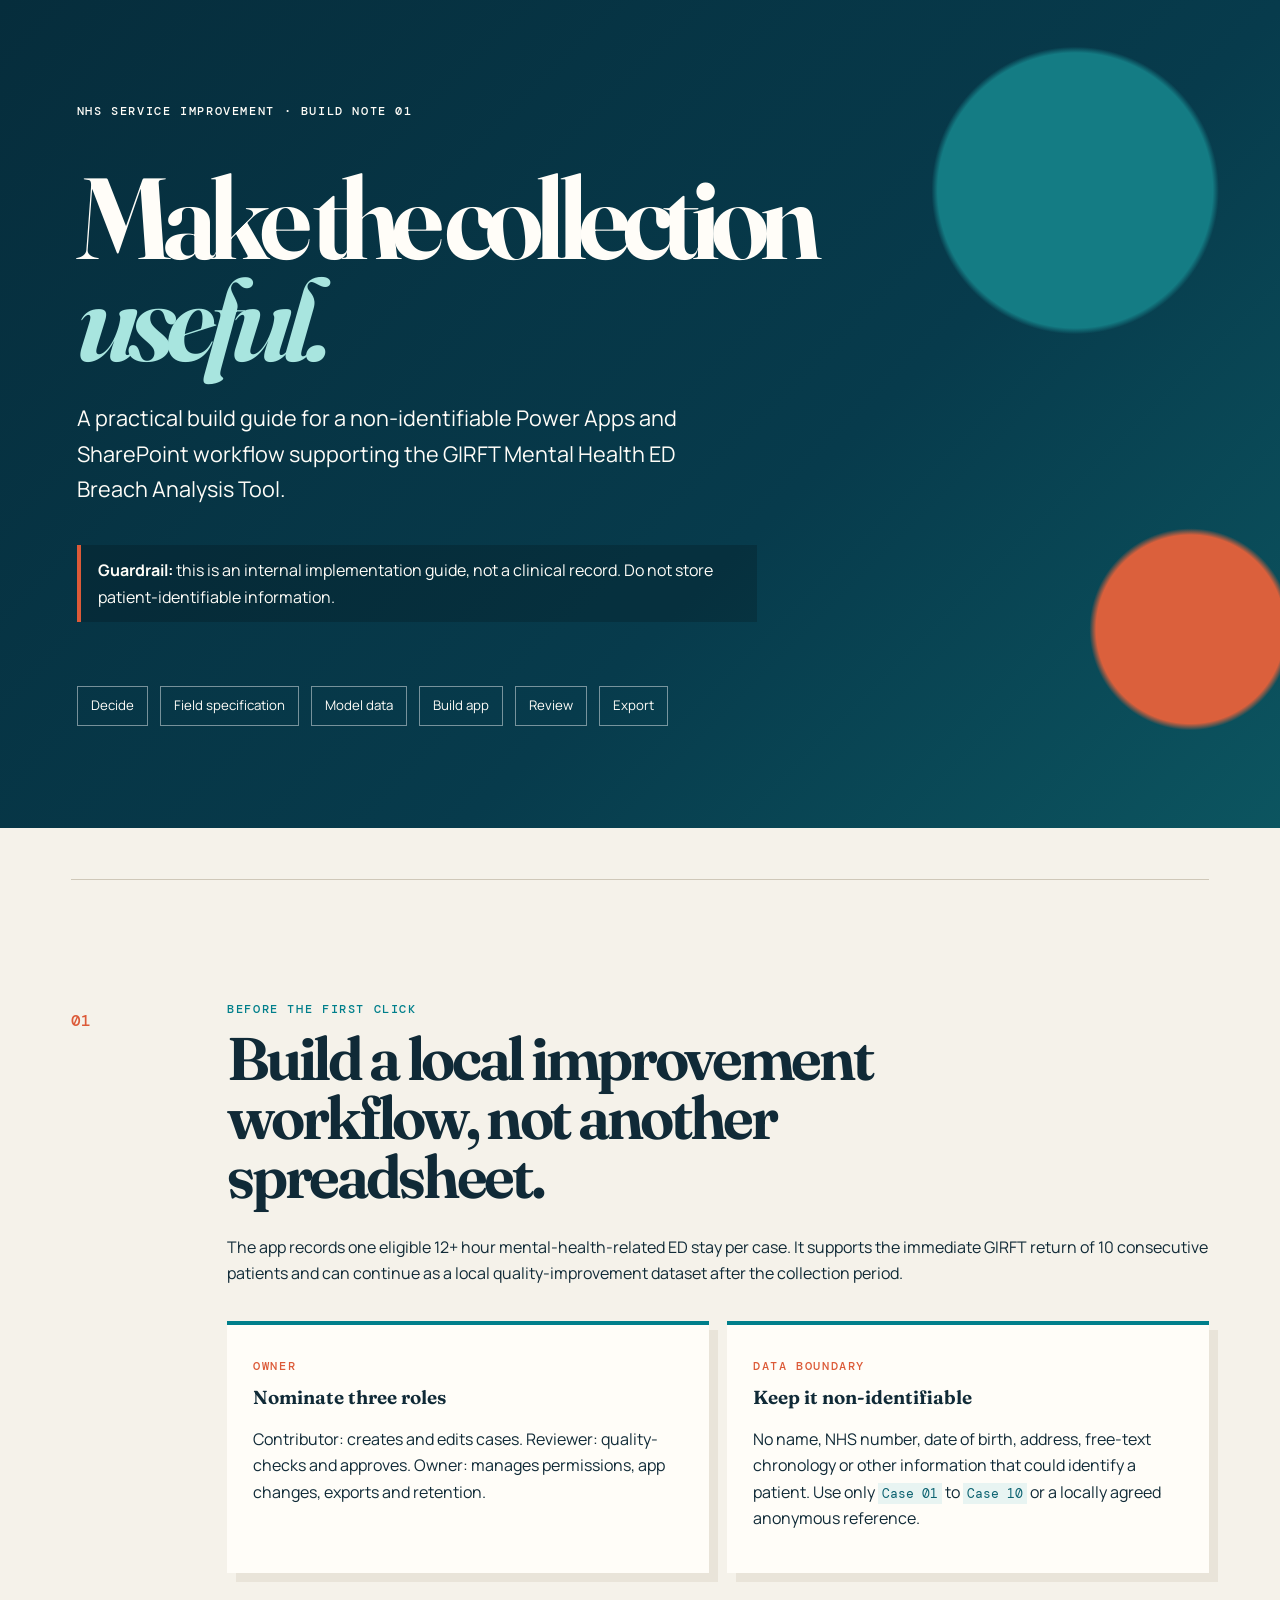
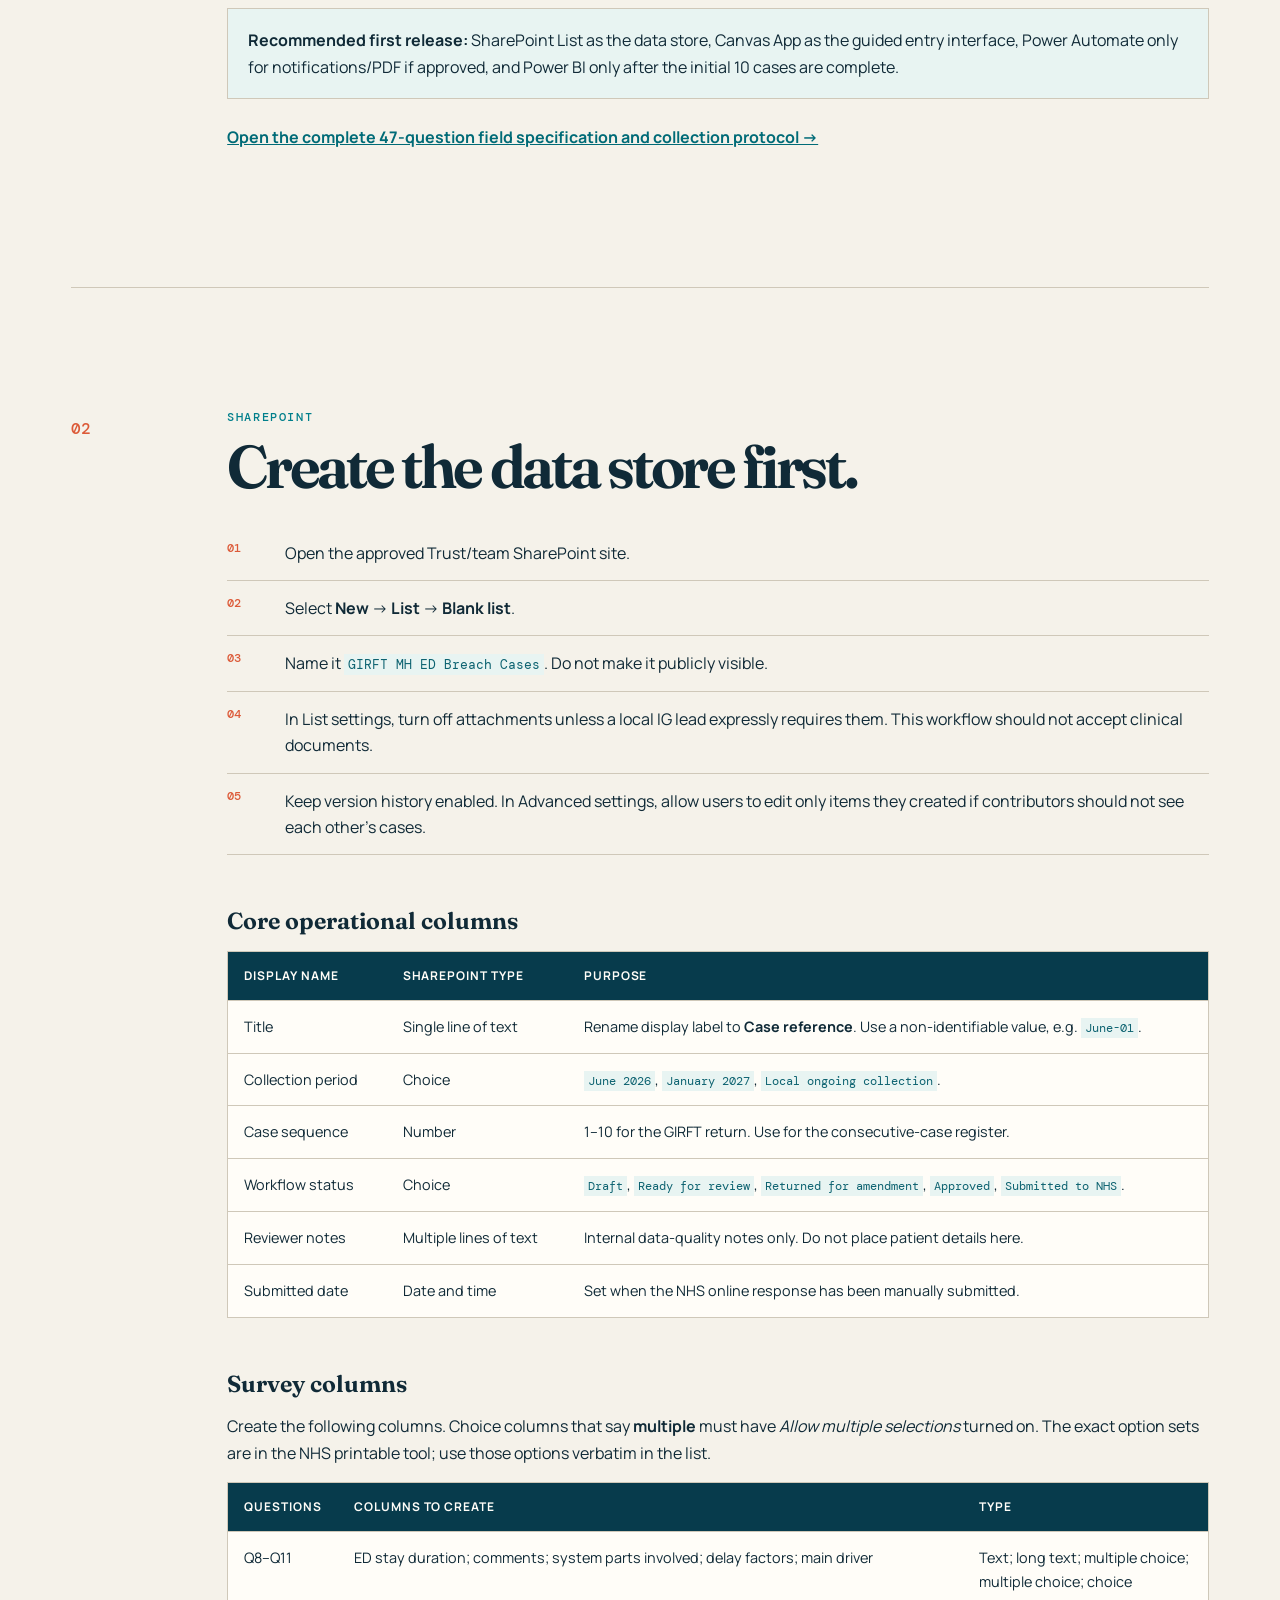
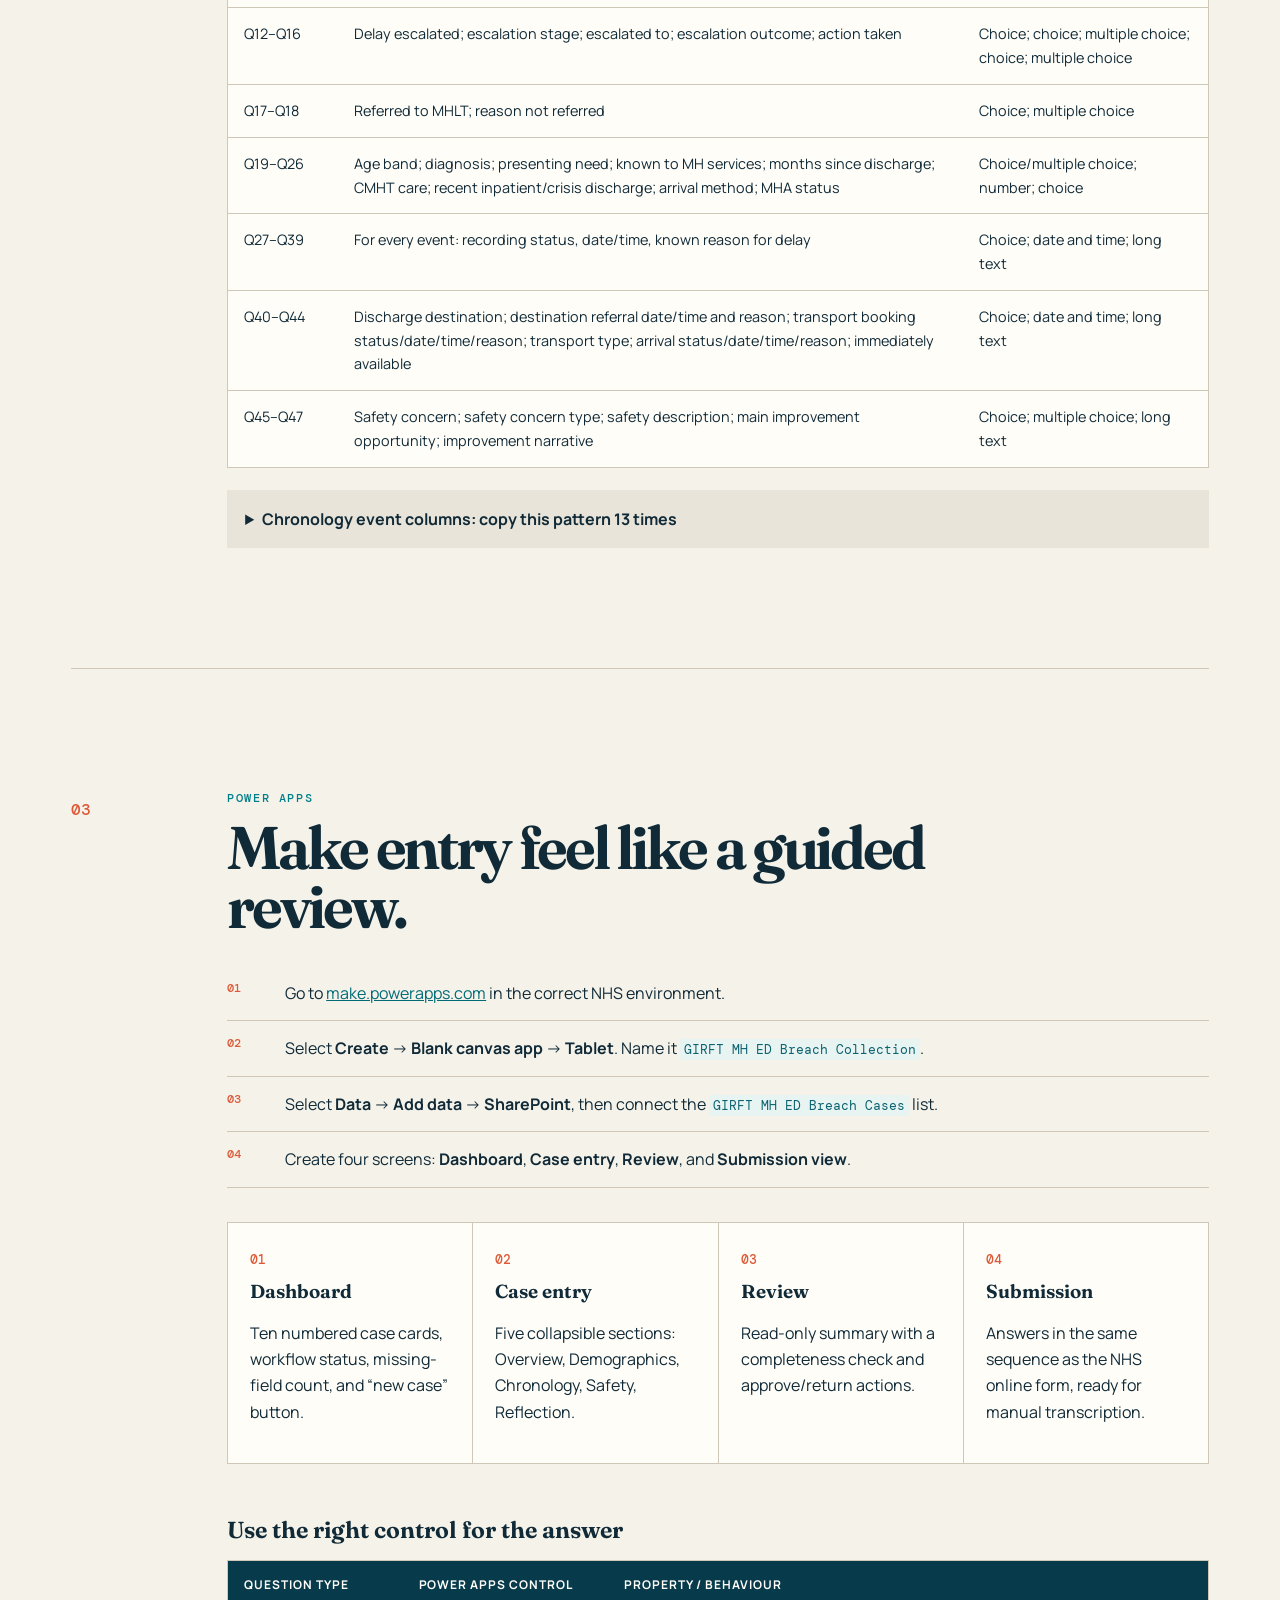
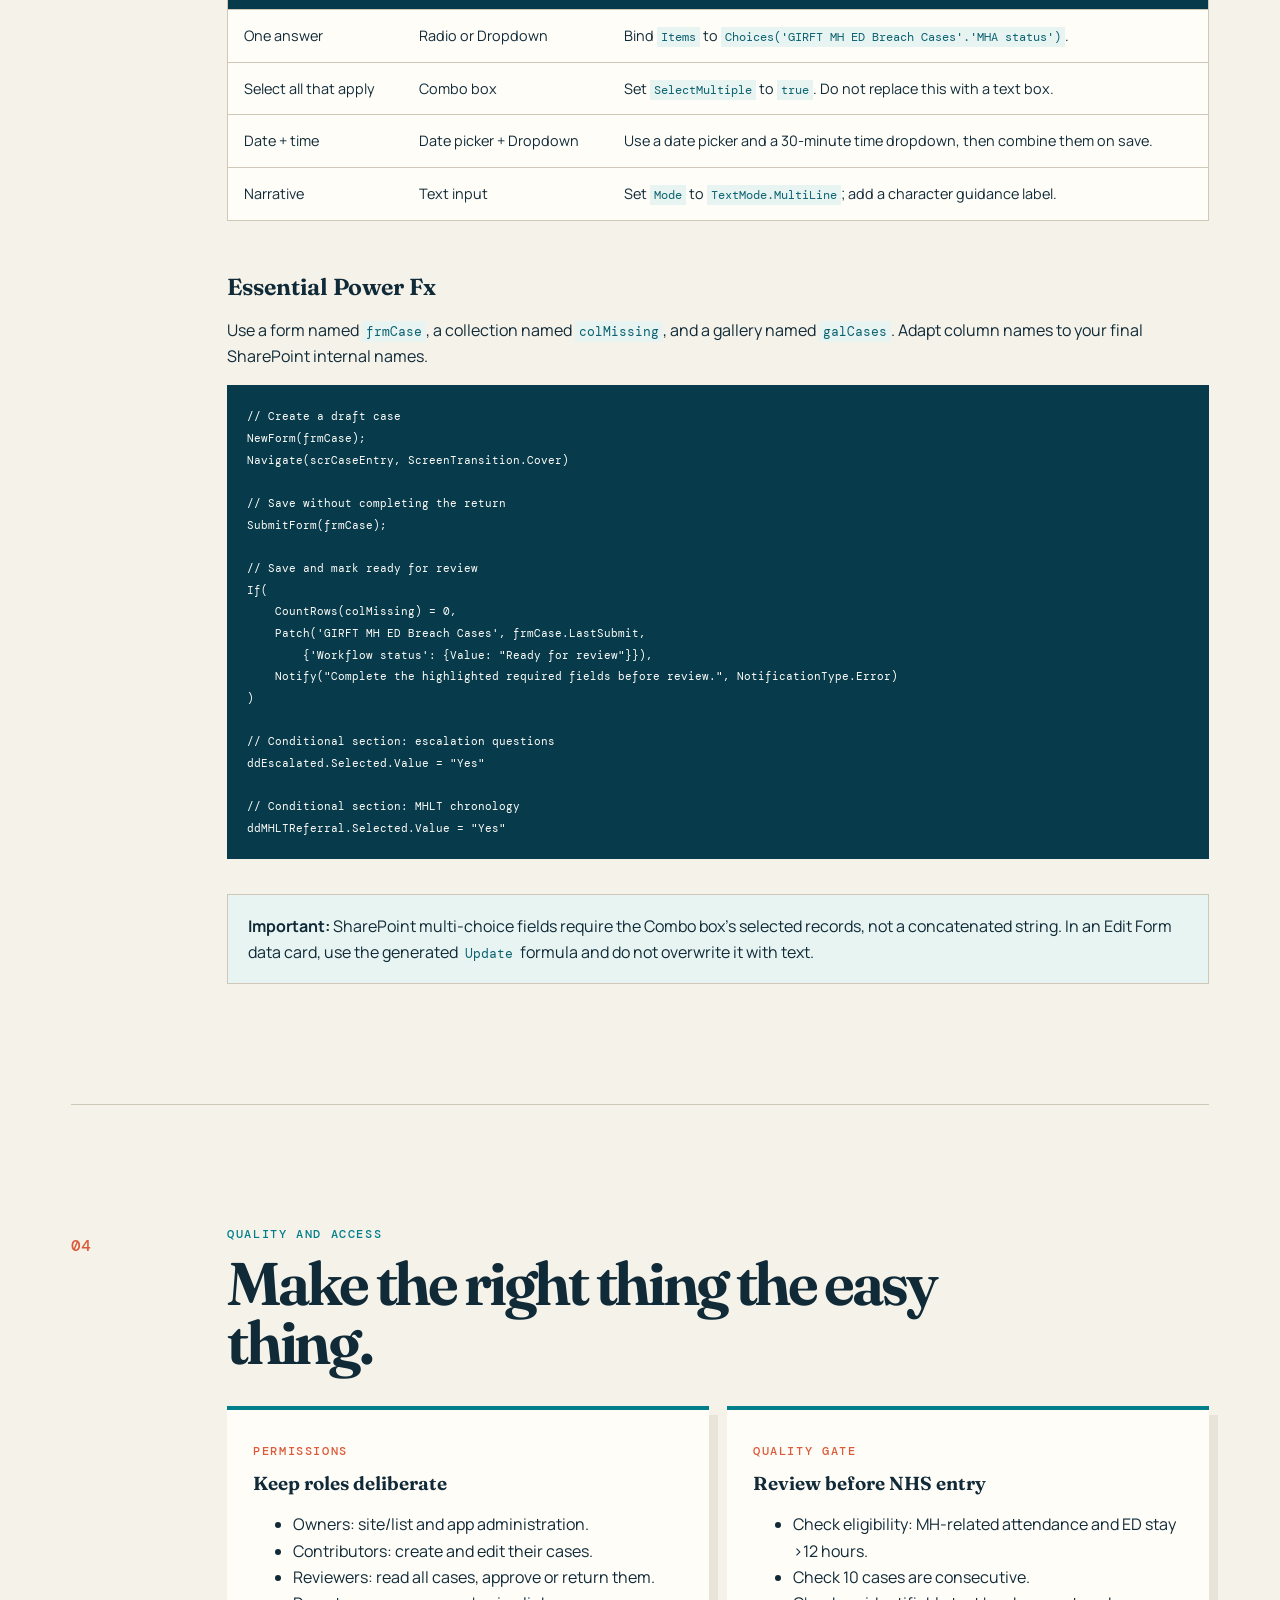
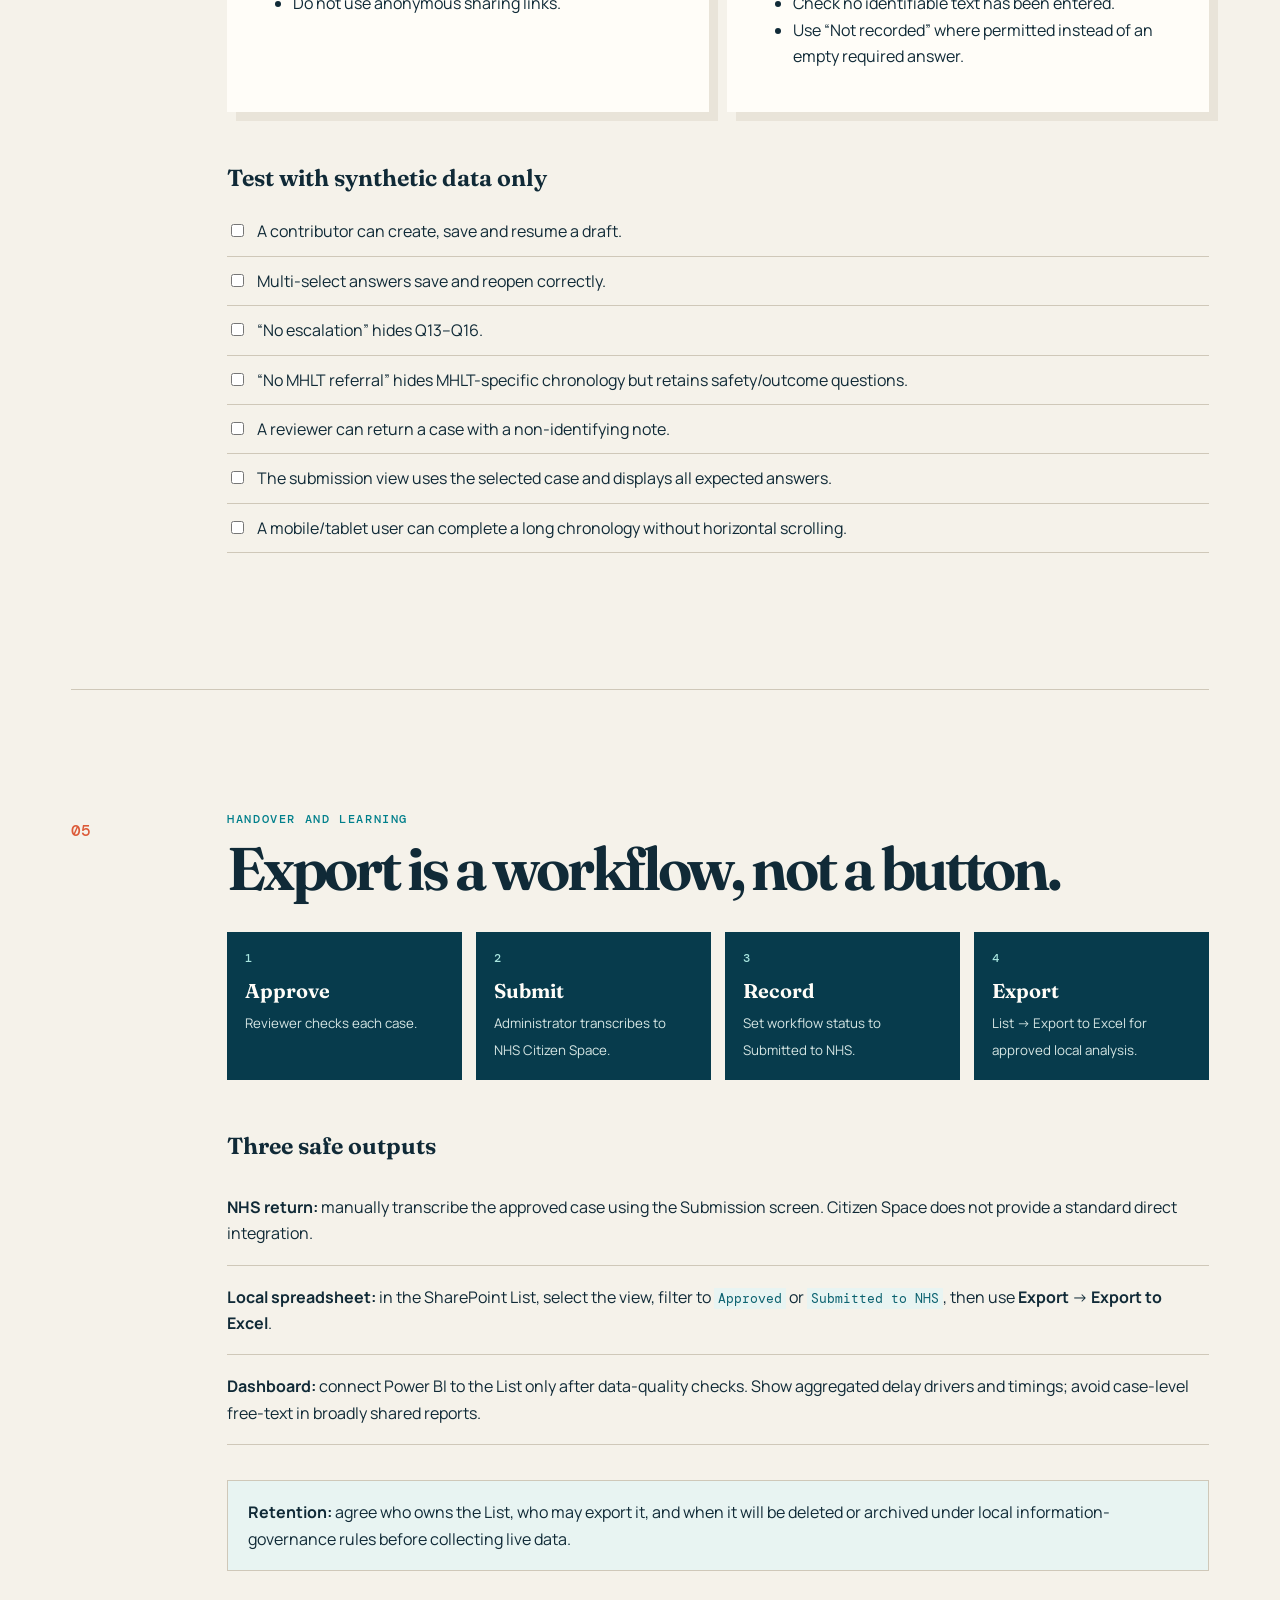
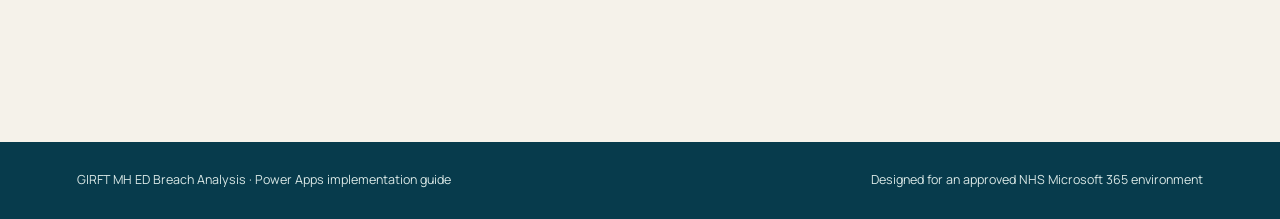
<file: index.html>
<!doctype html>
<html lang="en-GB">
  <head>
    <meta charset="UTF-8" />
    <meta name="viewport" content="width=device-width, initial-scale=1.0" />
    <meta name="description" content="Build guide for a non-identifiable GIRFT Mental Health ED Breach Analysis Power App." />
    <title>GIRFT MH ED Breach Analysis | Power Apps Build Guide</title>
    <link rel="preconnect" href="https://fonts.googleapis.com" />
    <link rel="preconnect" href="https://fonts.gstatic.com" crossorigin />
    <link href="https://fonts.googleapis.com/css2?family=DM+Mono:wght@400;500&family=Fraunces:opsz,wght@9..144,500;9..144,650&family=Manrope:wght@400;500;600;700&display=swap" rel="stylesheet" />
    <link rel="stylesheet" href="styles.css" />
  </head>
  <body>
    <header class="masthead">
      <div class="eyebrow">NHS SERVICE IMPROVEMENT · BUILD NOTE 01</div>
      <h1>Make the collection<br /><em>useful.</em></h1>
      <p class="lede">A practical build guide for a non-identifiable Power Apps and SharePoint workflow supporting the GIRFT Mental Health ED Breach Analysis Tool.</p>
      <div class="guardrail"><strong>Guardrail:</strong> this is an internal implementation guide, not a clinical record. Do not store patient-identifiable information.</div>
      <nav aria-label="Page sections">
        <a href="#decision">Decide</a>
        <a href="data-specification.html">Field specification</a>
        <a href="#list">Model data</a>
        <a href="#app">Build app</a>
        <a href="#review">Review</a>
        <a href="#export">Export</a>
      </nav>
    </header>

    <main>
      <section id="decision" class="chapter introduction">
        <div class="chapter-number">01</div>
        <div>
          <p class="kicker">Before the first click</p>
          <h2>Build a local improvement workflow, not another spreadsheet.</h2>
          <p>The app records one eligible 12+ hour mental-health-related ED stay per case. It supports the immediate GIRFT return of 10 consecutive patients and can continue as a local quality-improvement dataset after the collection period.</p>
          <div class="two-up cards">
            <article class="card">
              <span class="tag">OWNER</span>
              <h3>Nominate three roles</h3>
              <p>Contributor: creates and edits cases. Reviewer: quality-checks and approves. Owner: manages permissions, app changes, exports and retention.</p>
            </article>
            <article class="card">
              <span class="tag">DATA BOUNDARY</span>
              <h3>Keep it non-identifiable</h3>
              <p>No name, NHS number, date of birth, address, free-text chronology or other information that could identify a patient. Use only <code>Case 01</code> to <code>Case 10</code> or a locally agreed anonymous reference.</p>
            </article>
          </div>
          <aside class="note"><strong>Recommended first release:</strong> SharePoint List as the data store, Canvas App as the guided entry interface, Power Automate only for notifications/PDF if approved, and Power BI only after the initial 10 cases are complete.</aside>
          <p class="reference-link"><a href="data-specification.html">Open the complete 47-question field specification and collection protocol →</a></p>
        </div>
      </section>

      <section id="list" class="chapter">
        <div class="chapter-number">02</div>
        <div>
          <p class="kicker">SharePoint</p>
          <h2>Create the data store first.</h2>
          <ol class="steps">
            <li>Open the approved Trust/team SharePoint site.</li>
            <li>Select <strong>New</strong> → <strong>List</strong> → <strong>Blank list</strong>.</li>
            <li>Name it <code>GIRFT MH ED Breach Cases</code>. Do not make it publicly visible.</li>
            <li>In List settings, turn off attachments unless a local IG lead expressly requires them. This workflow should not accept clinical documents.</li>
            <li>Keep version history enabled. In Advanced settings, allow users to edit only items they created if contributors should not see each other's cases.</li>
          </ol>

          <h3 class="subhead">Core operational columns</h3>
          <div class="table-wrap">
            <table>
              <thead><tr><th>Display name</th><th>SharePoint type</th><th>Purpose</th></tr></thead>
              <tbody>
                <tr><td>Title</td><td>Single line of text</td><td>Rename display label to <strong>Case reference</strong>. Use a non-identifiable value, e.g. <code>June-01</code>.</td></tr>
                <tr><td>Collection period</td><td>Choice</td><td><code>June 2026</code>, <code>January 2027</code>, <code>Local ongoing collection</code>.</td></tr>
                <tr><td>Case sequence</td><td>Number</td><td>1–10 for the GIRFT return. Use for the consecutive-case register.</td></tr>
                <tr><td>Workflow status</td><td>Choice</td><td><code>Draft</code>, <code>Ready for review</code>, <code>Returned for amendment</code>, <code>Approved</code>, <code>Submitted to NHS</code>.</td></tr>
                <tr><td>Reviewer notes</td><td>Multiple lines of text</td><td>Internal data-quality notes only. Do not place patient details here.</td></tr>
                <tr><td>Submitted date</td><td>Date and time</td><td>Set when the NHS online response has been manually submitted.</td></tr>
              </tbody>
            </table>
          </div>

          <h3 class="subhead">Survey columns</h3>
          <p>Create the following columns. Choice columns that say <strong>multiple</strong> must have <em>Allow multiple selections</em> turned on. The exact option sets are in the NHS printable tool; use those options verbatim in the list.</p>
          <div class="table-wrap">
            <table>
              <thead><tr><th>Questions</th><th>Columns to create</th><th>Type</th></tr></thead>
              <tbody>
                <tr><td>Q8–Q11</td><td>ED stay duration; comments; system parts involved; delay factors; main driver</td><td>Text; long text; multiple choice; multiple choice; choice</td></tr>
                <tr><td>Q12–Q16</td><td>Delay escalated; escalation stage; escalated to; escalation outcome; action taken</td><td>Choice; choice; multiple choice; choice; multiple choice</td></tr>
                <tr><td>Q17–Q18</td><td>Referred to MHLT; reason not referred</td><td>Choice; multiple choice</td></tr>
                <tr><td>Q19–Q26</td><td>Age band; diagnosis; presenting need; known to MH services; months since discharge; CMHT care; recent inpatient/crisis discharge; arrival method; MHA status</td><td>Choice/multiple choice; number; choice</td></tr>
                <tr><td>Q27–Q39</td><td>For every event: recording status, date/time, known reason for delay</td><td>Choice; date and time; long text</td></tr>
                <tr><td>Q40–Q44</td><td>Discharge destination; destination referral date/time and reason; transport booking status/date/time/reason; transport type; arrival status/date/time/reason; immediately available</td><td>Choice; date and time; long text</td></tr>
                <tr><td>Q45–Q47</td><td>Safety concern; safety concern type; safety description; main improvement opportunity; improvement narrative</td><td>Choice; multiple choice; long text</td></tr>
              </tbody>
            </table>
          </div>

          <details>
            <summary>Chronology event columns: copy this pattern 13 times</summary>
            <p>Create this three-column pattern for: ED arrival; MHLT referral; MHLT response; MHLT assessment commenced; MHLT assessment completed; MHA referral to AMHP; MHA assessment commenced; MHA assessment completed; crisis gatekeeping referral; crisis gatekeeping; decision to admit; bed allocated; ED discharge.</p>
            <pre><code>ED arrival recorded?       Choice: Clearly documented / Not recorded / Not applicable
ED arrival date and time   Date and time
ED arrival delay reason    Multiple lines of text</code></pre>
          </details>
        </div>
      </section>

      <section id="app" class="chapter">
        <div class="chapter-number">03</div>
        <div>
          <p class="kicker">Power Apps</p>
          <h2>Make entry feel like a guided review.</h2>
          <ol class="steps">
            <li>Go to <a href="https://make.powerapps.com/" target="_blank" rel="noreferrer">make.powerapps.com</a> in the correct NHS environment.</li>
            <li>Select <strong>Create</strong> → <strong>Blank canvas app</strong> → <strong>Tablet</strong>. Name it <code>GIRFT MH ED Breach Collection</code>.</li>
            <li>Select <strong>Data</strong> → <strong>Add data</strong> → <strong>SharePoint</strong>, then connect the <code>GIRFT MH ED Breach Cases</code> list.</li>
            <li>Create four screens: <strong>Dashboard</strong>, <strong>Case entry</strong>, <strong>Review</strong>, and <strong>Submission view</strong>.</li>
          </ol>
          <div class="screen-grid">
            <article class="screen-card"><span>01</span><h3>Dashboard</h3><p>Ten numbered case cards, workflow status, missing-field count, and “new case” button.</p></article>
            <article class="screen-card"><span>02</span><h3>Case entry</h3><p>Five collapsible sections: Overview, Demographics, Chronology, Safety, Reflection.</p></article>
            <article class="screen-card"><span>03</span><h3>Review</h3><p>Read-only summary with a completeness check and approve/return actions.</p></article>
            <article class="screen-card"><span>04</span><h3>Submission</h3><p>Answers in the same sequence as the NHS online form, ready for manual transcription.</p></article>
          </div>

          <h3 class="subhead">Use the right control for the answer</h3>
          <div class="table-wrap">
            <table>
              <thead><tr><th>Question type</th><th>Power Apps control</th><th>Property / behaviour</th></tr></thead>
              <tbody>
                <tr><td>One answer</td><td>Radio or Dropdown</td><td>Bind <code>Items</code> to <code>Choices('GIRFT MH ED Breach Cases'.'MHA status')</code>.</td></tr>
                <tr><td>Select all that apply</td><td>Combo box</td><td>Set <code>SelectMultiple</code> to <code>true</code>. Do not replace this with a text box.</td></tr>
                <tr><td>Date + time</td><td>Date picker + Dropdown</td><td>Use a date picker and a 30-minute time dropdown, then combine them on save.</td></tr>
                <tr><td>Narrative</td><td>Text input</td><td>Set <code>Mode</code> to <code>TextMode.MultiLine</code>; add a character guidance label.</td></tr>
              </tbody>
            </table>
          </div>

          <h3 class="subhead">Essential Power Fx</h3>
          <p>Use a form named <code>frmCase</code>, a collection named <code>colMissing</code>, and a gallery named <code>galCases</code>. Adapt column names to your final SharePoint internal names.</p>
          <pre><code>// Create a draft case
NewForm(frmCase);
Navigate(scrCaseEntry, ScreenTransition.Cover)

// Save without completing the return
SubmitForm(frmCase);

// Save and mark ready for review
If(
    CountRows(colMissing) = 0,
    Patch('GIRFT MH ED Breach Cases', frmCase.LastSubmit,
        {'Workflow status': {Value: "Ready for review"}}),
    Notify("Complete the highlighted required fields before review.", NotificationType.Error)
)

// Conditional section: escalation questions
ddEscalated.Selected.Value = "Yes"

// Conditional section: MHLT chronology
ddMHLTReferral.Selected.Value = "Yes"</code></pre>
          <aside class="note"><strong>Important:</strong> SharePoint multi-choice fields require the Combo box’s selected records, not a concatenated string. In an Edit Form data card, use the generated <code>Update</code> formula and do not overwrite it with text.</aside>
        </div>
      </section>

      <section id="review" class="chapter">
        <div class="chapter-number">04</div>
        <div>
          <p class="kicker">Quality and access</p>
          <h2>Make the right thing the easy thing.</h2>
          <div class="two-up cards">
            <article class="card">
              <span class="tag">PERMISSIONS</span>
              <h3>Keep roles deliberate</h3>
              <ul>
                <li>Owners: site/list and app administration.</li>
                <li>Contributors: create and edit their cases.</li>
                <li>Reviewers: read all cases, approve or return them.</li>
                <li>Do not use anonymous sharing links.</li>
              </ul>
            </article>
            <article class="card">
              <span class="tag">QUALITY GATE</span>
              <h3>Review before NHS entry</h3>
              <ul>
                <li>Check eligibility: MH-related attendance and ED stay &gt;12 hours.</li>
                <li>Check 10 cases are consecutive.</li>
                <li>Check no identifiable text has been entered.</li>
                <li>Use “Not recorded” where permitted instead of an empty required answer.</li>
              </ul>
            </article>
          </div>
          <h3 class="subhead">Test with synthetic data only</h3>
          <ol class="checklist">
            <li><input type="checkbox" /> A contributor can create, save and resume a draft.</li>
            <li><input type="checkbox" /> Multi-select answers save and reopen correctly.</li>
            <li><input type="checkbox" /> “No escalation” hides Q13–Q16.</li>
            <li><input type="checkbox" /> “No MHLT referral” hides MHLT-specific chronology but retains safety/outcome questions.</li>
            <li><input type="checkbox" /> A reviewer can return a case with a non-identifying note.</li>
            <li><input type="checkbox" /> The submission view uses the selected case and displays all expected answers.</li>
            <li><input type="checkbox" /> A mobile/tablet user can complete a long chronology without horizontal scrolling.</li>
          </ol>
        </div>
      </section>

      <section id="export" class="chapter export">
        <div class="chapter-number">05</div>
        <div>
          <p class="kicker">Handover and learning</p>
          <h2>Export is a workflow, not a button.</h2>
          <div class="flow" aria-label="Export workflow">
            <div><span>1</span><strong>Approve</strong><small>Reviewer checks each case.</small></div>
            <div><span>2</span><strong>Submit</strong><small>Administrator transcribes to NHS Citizen Space.</small></div>
            <div><span>3</span><strong>Record</strong><small>Set workflow status to Submitted to NHS.</small></div>
            <div><span>4</span><strong>Export</strong><small>List → Export to Excel for approved local analysis.</small></div>
          </div>
          <h3 class="subhead">Three safe outputs</h3>
          <ul class="outputs">
            <li><strong>NHS return:</strong> manually transcribe the approved case using the Submission screen. Citizen Space does not provide a standard direct integration.</li>
            <li><strong>Local spreadsheet:</strong> in the SharePoint List, select the view, filter to <code>Approved</code> or <code>Submitted to NHS</code>, then use <strong>Export</strong> → <strong>Export to Excel</strong>.</li>
            <li><strong>Dashboard:</strong> connect Power BI to the List only after data-quality checks. Show aggregated delay drivers and timings; avoid case-level free-text in broadly shared reports.</li>
          </ul>
          <aside class="note"><strong>Retention:</strong> agree who owns the List, who may export it, and when it will be deleted or archived under local information-governance rules before collecting live data.</aside>
        </div>
      </section>
    </main>

    <footer>
      <span>GIRFT MH ED Breach Analysis · Power Apps implementation guide</span>
      <span>Designed for an approved NHS Microsoft 365 environment</span>
    </footer>
  </body>
</html>
</file>
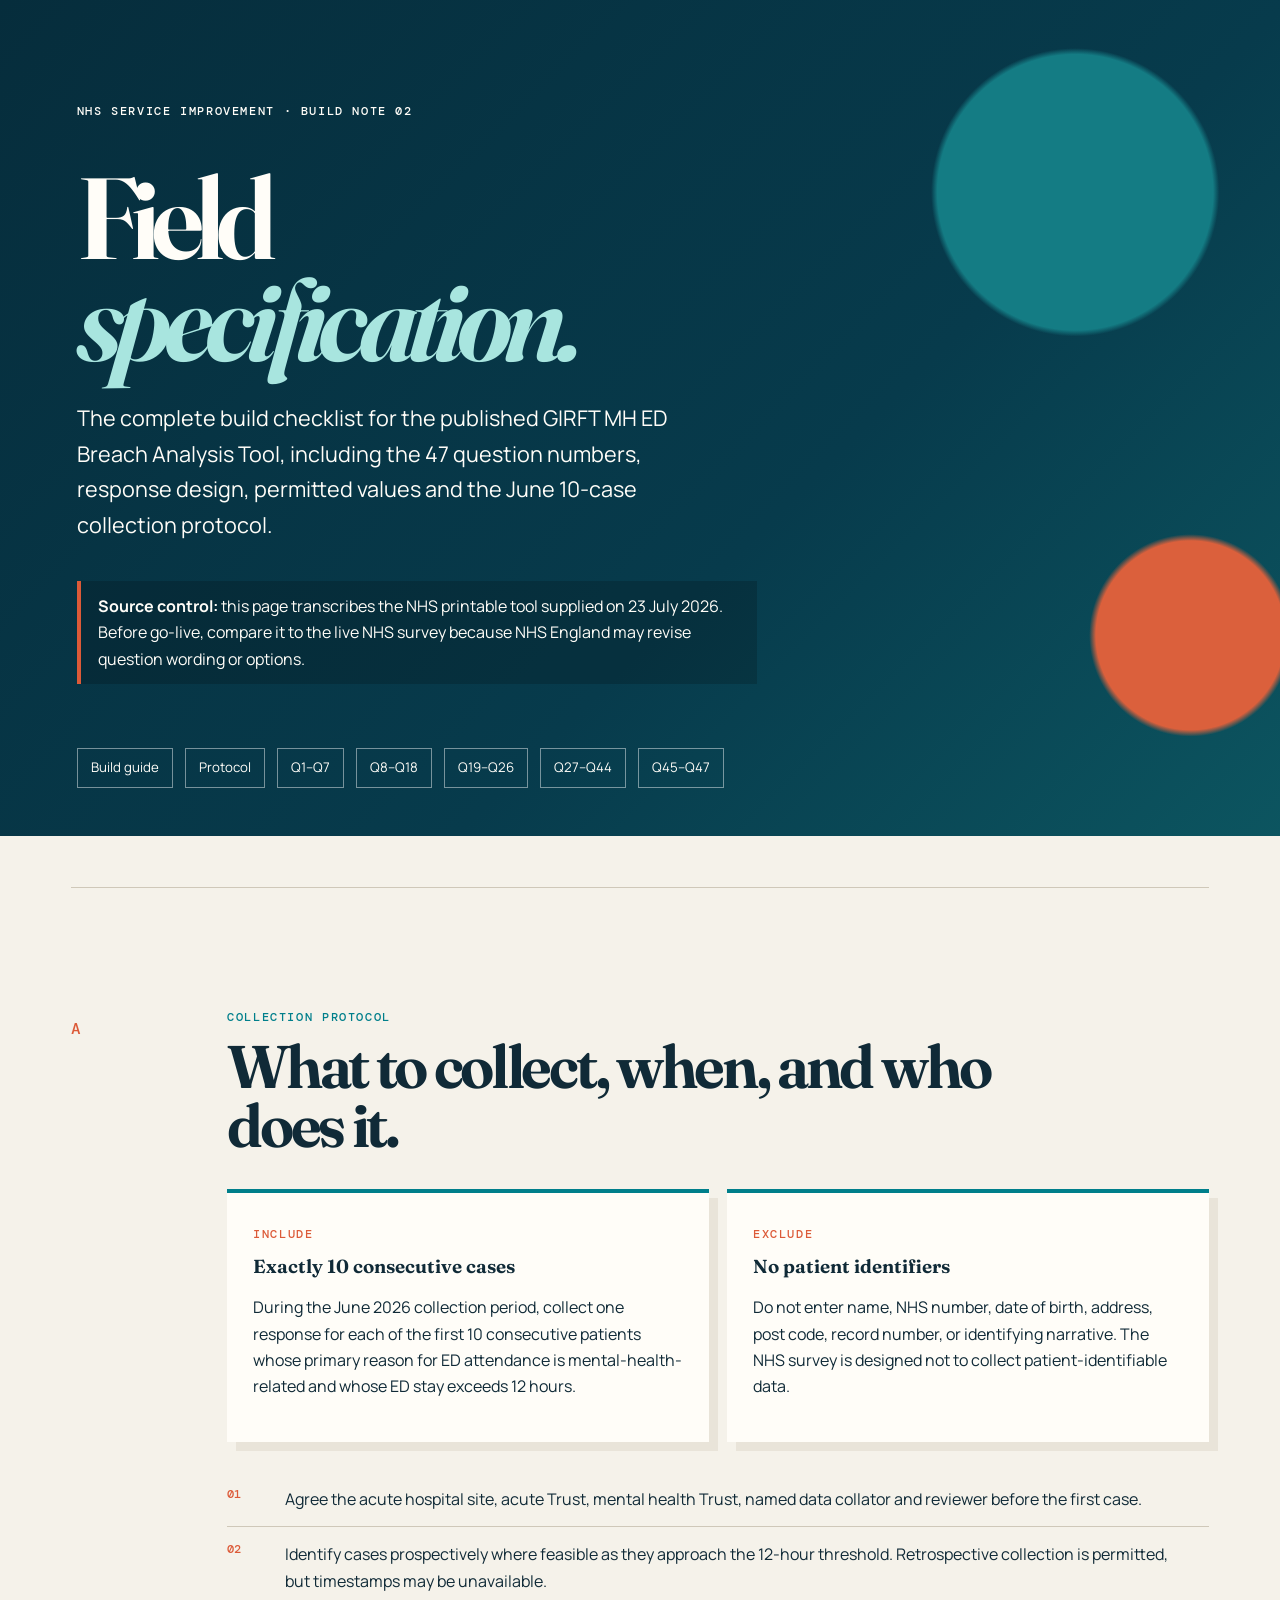
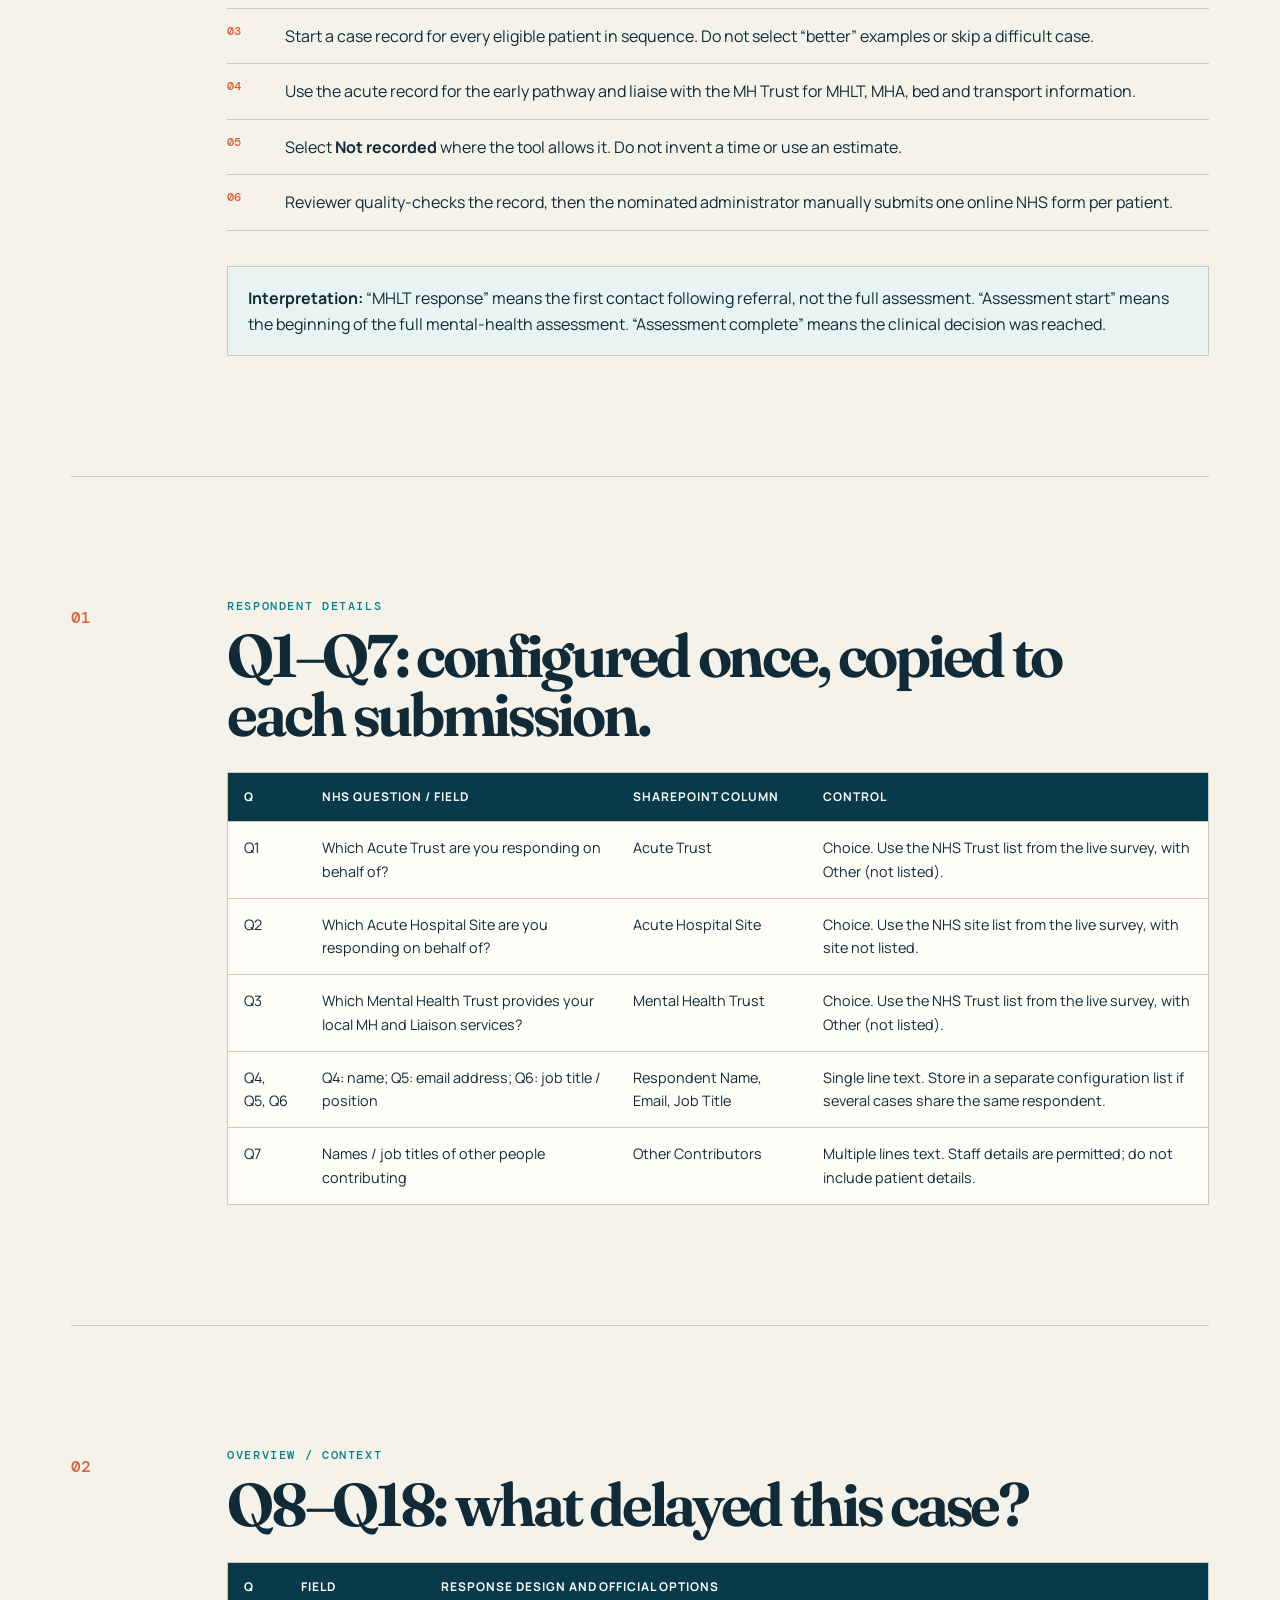
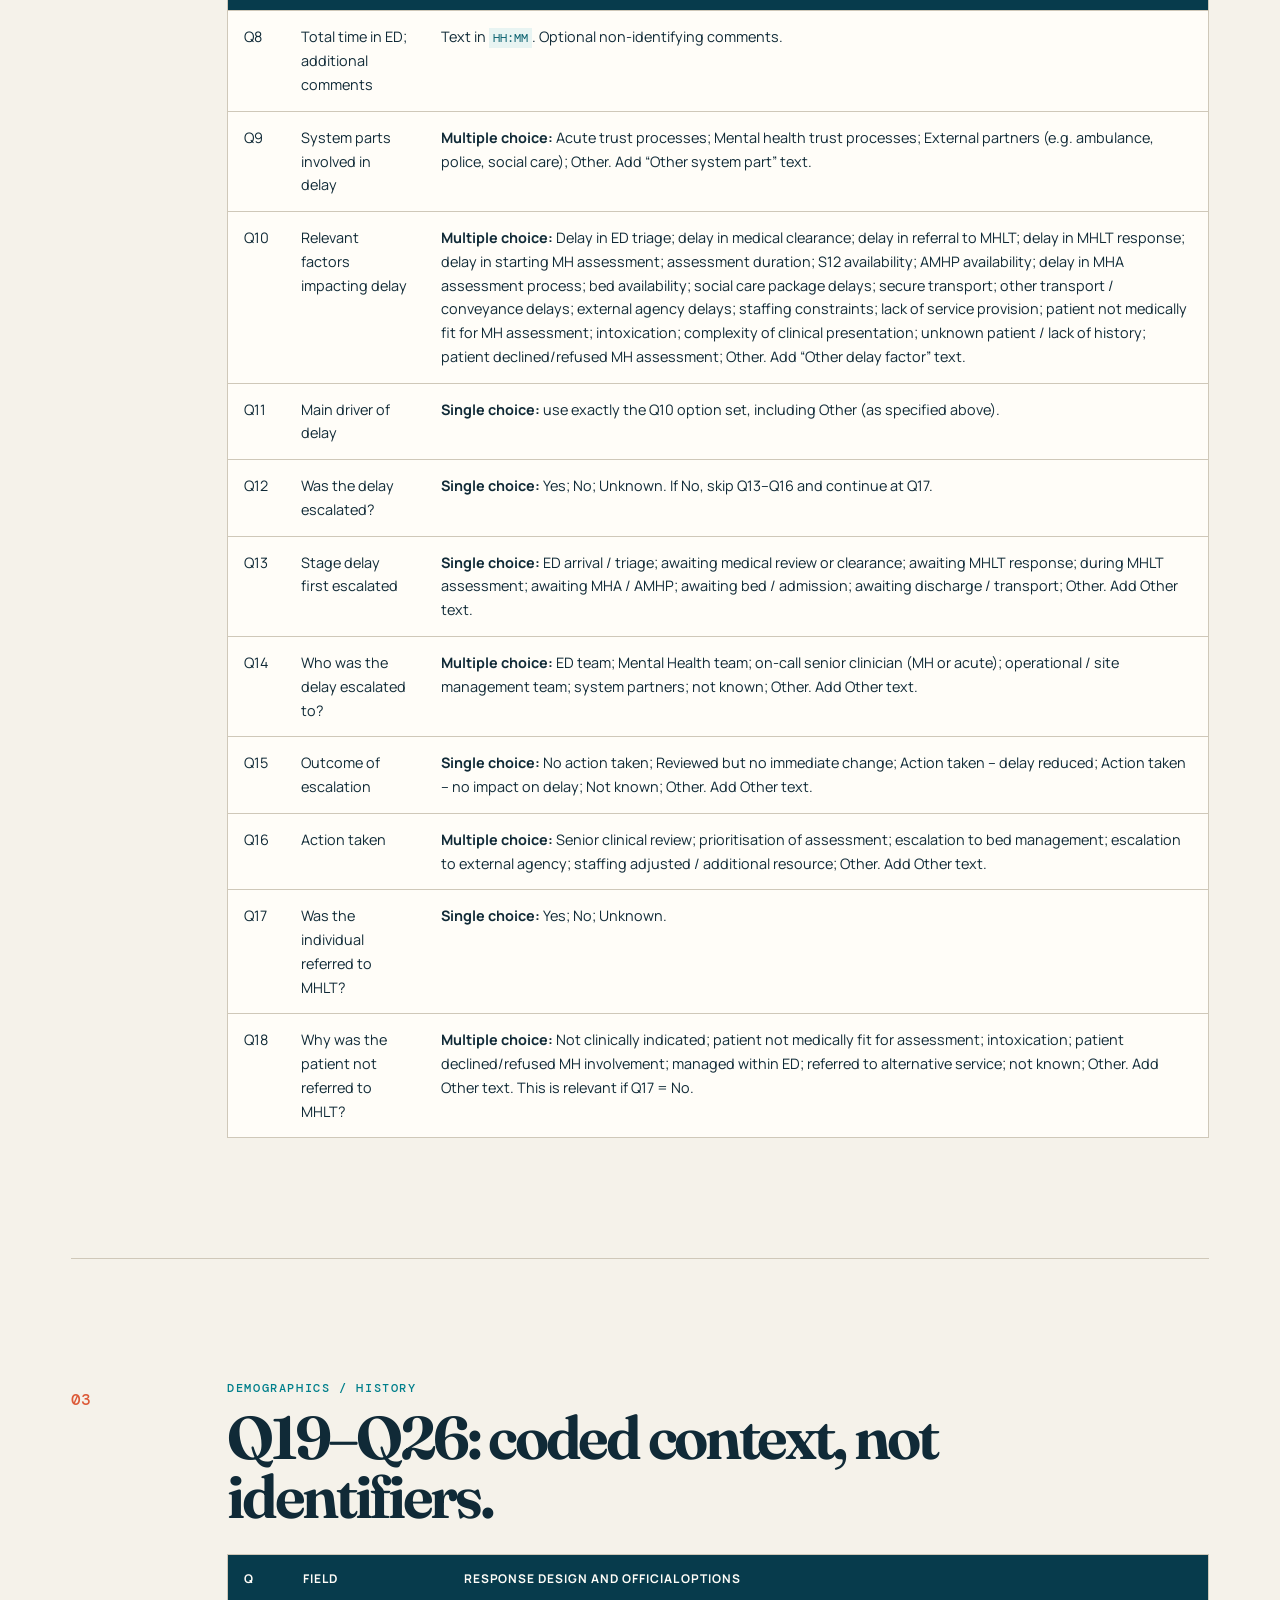
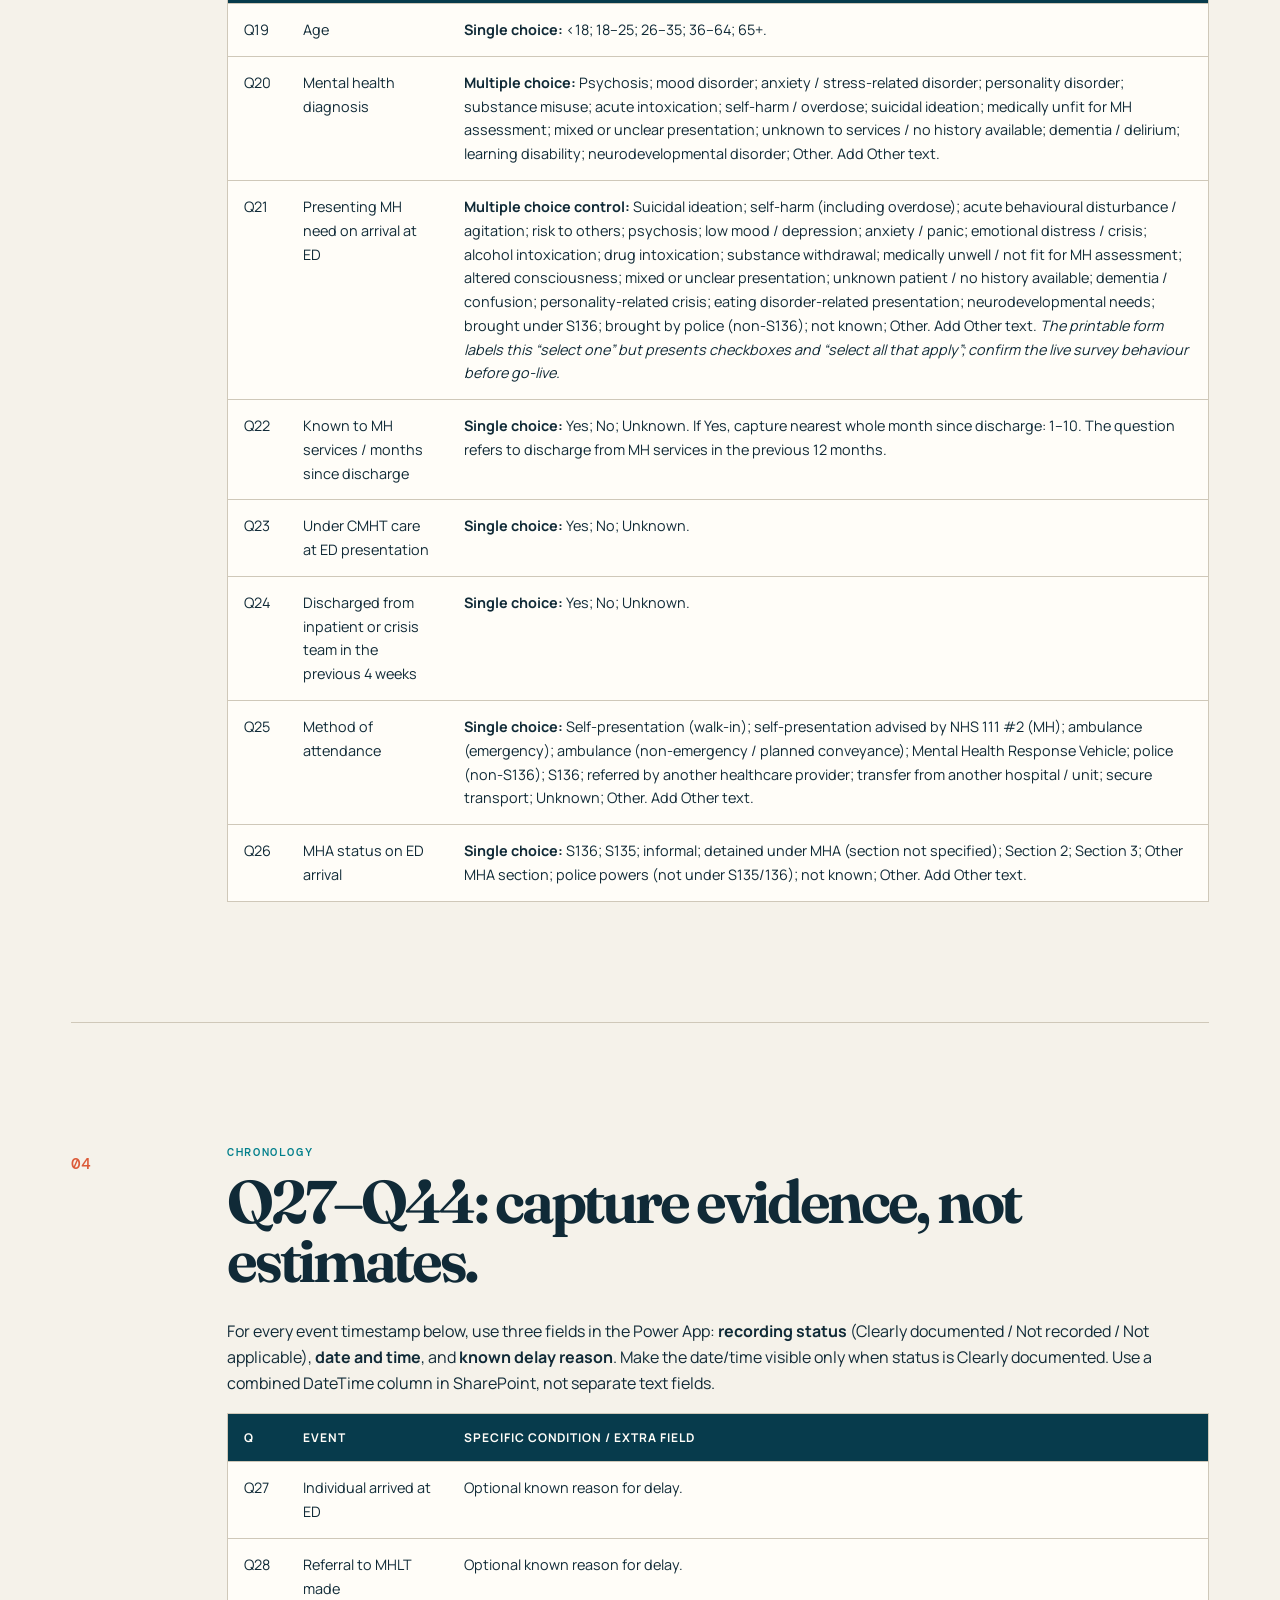
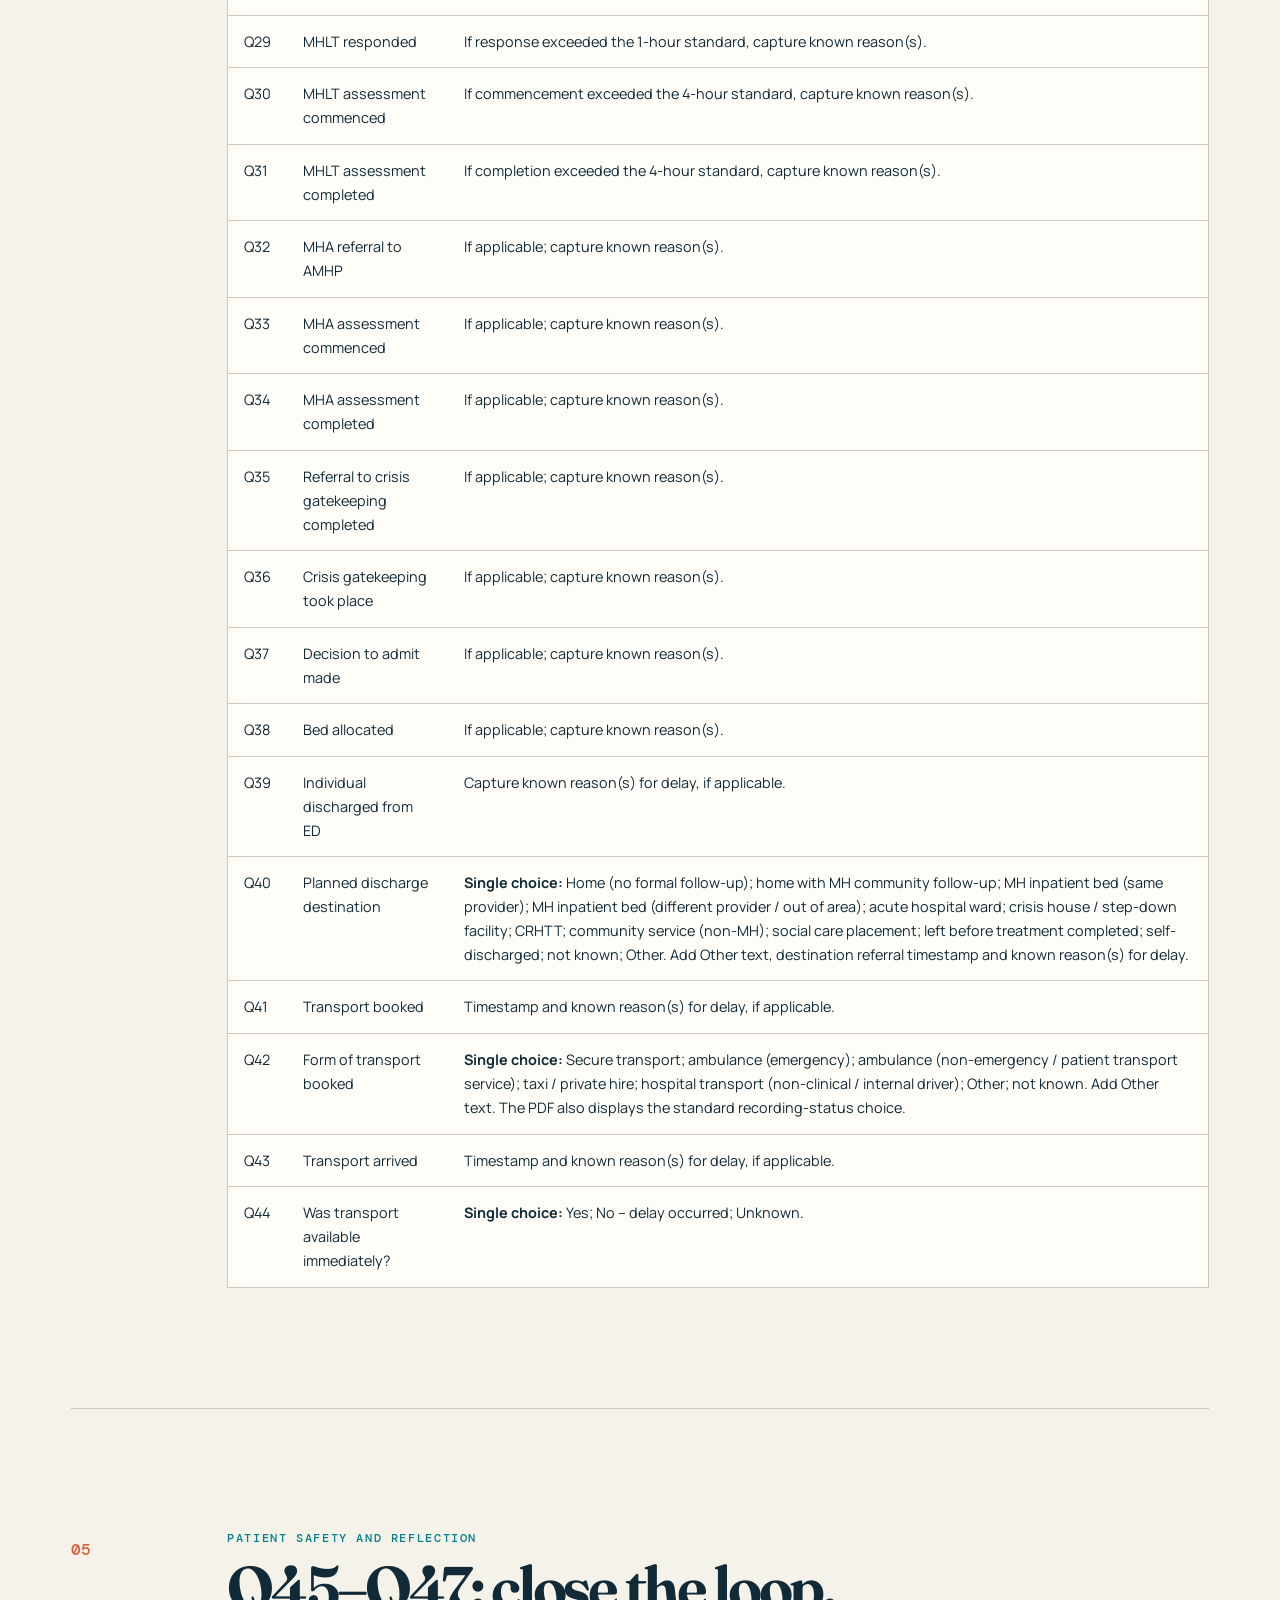
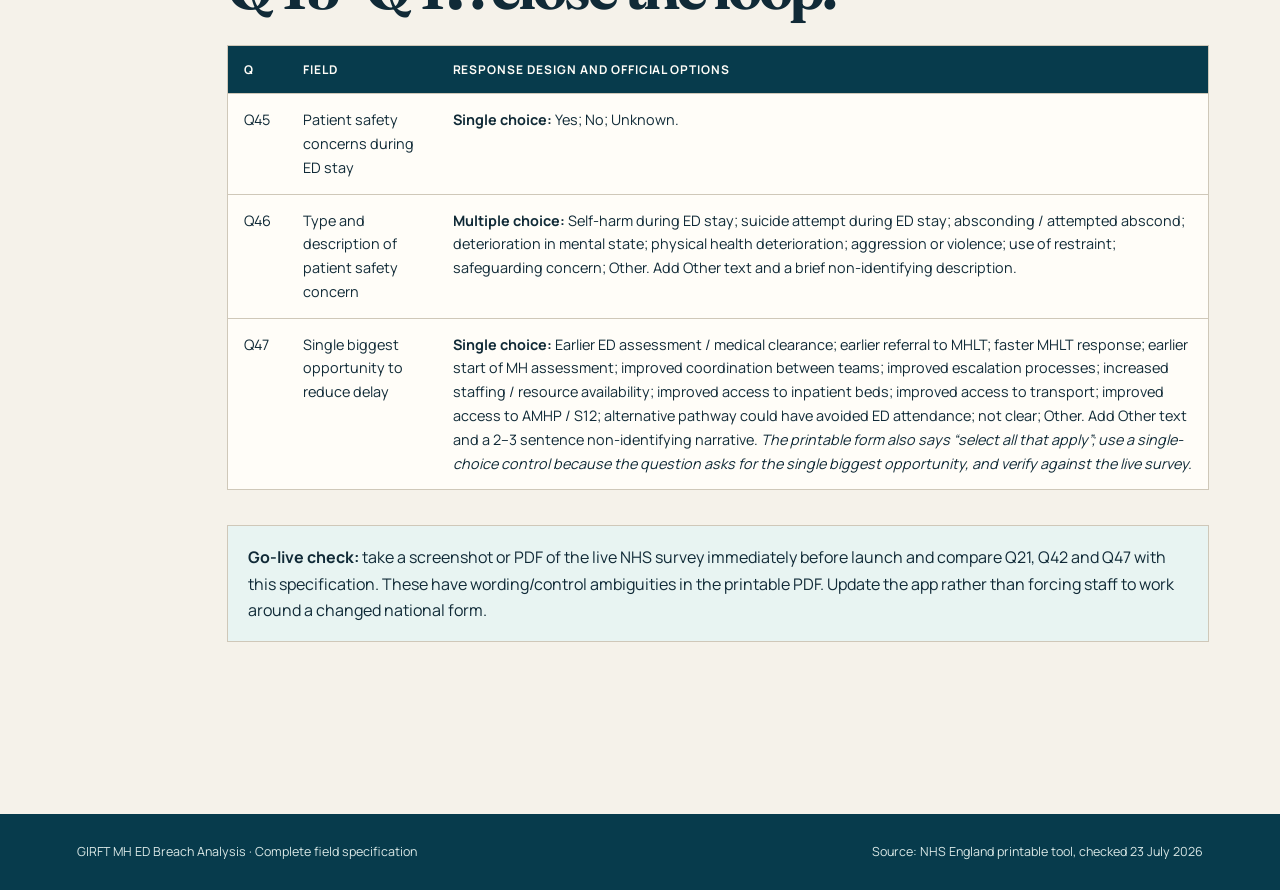
<file: data-specification.html>
<!doctype html>
<html lang="en-GB">
  <head>
    <meta charset="UTF-8" />
    <meta name="viewport" content="width=device-width, initial-scale=1.0" />
    <meta name="description" content="Complete field specification for the GIRFT MH ED Breach Analysis Power Apps implementation." />
    <title>Complete Field Specification | GIRFT MH ED Breach Analysis</title>
    <link rel="preconnect" href="https://fonts.googleapis.com" />
    <link rel="preconnect" href="https://fonts.gstatic.com" crossorigin />
    <link href="https://fonts.googleapis.com/css2?family=DM+Mono:wght@400;500&family=Fraunces:opsz,wght@9..144,500;9..144,650&family=Manrope:wght@400;500;600;700&display=swap" rel="stylesheet" />
    <link rel="stylesheet" href="styles.css" />
  </head>
  <body>
    <header class="masthead compact">
      <div class="eyebrow">NHS SERVICE IMPROVEMENT · BUILD NOTE 02</div>
      <h1>Field<br /><em>specification.</em></h1>
      <p class="lede">The complete build checklist for the published GIRFT MH ED Breach Analysis Tool, including the 47 question numbers, response design, permitted values and the June 10-case collection protocol.</p>
      <div class="guardrail"><strong>Source control:</strong> this page transcribes the NHS printable tool supplied on 23 July 2026. Before go-live, compare it to the live NHS survey because NHS England may revise question wording or options.</div>
      <nav aria-label="Page sections">
        <a href="index.html">Build guide</a>
        <a href="#protocol">Protocol</a>
        <a href="#respondent">Q1–Q7</a>
        <a href="#overview">Q8–Q18</a>
        <a href="#demographics">Q19–Q26</a>
        <a href="#chronology">Q27–Q44</a>
        <a href="#safety">Q45–Q47</a>
      </nav>
    </header>

    <main>
      <section id="protocol" class="chapter introduction">
        <div class="chapter-number">A</div>
        <div>
          <p class="kicker">Collection protocol</p>
          <h2>What to collect, when, and who does it.</h2>
          <div class="two-up cards">
            <article class="card"><span class="tag">INCLUDE</span><h3>Exactly 10 consecutive cases</h3><p>During the June 2026 collection period, collect one response for each of the first 10 consecutive patients whose primary reason for ED attendance is mental-health-related and whose ED stay exceeds 12 hours.</p></article>
            <article class="card"><span class="tag">EXCLUDE</span><h3>No patient identifiers</h3><p>Do not enter name, NHS number, date of birth, address, post code, record number, or identifying narrative. The NHS survey is designed not to collect patient-identifiable data.</p></article>
          </div>
          <ol class="steps">
            <li>Agree the acute hospital site, acute Trust, mental health Trust, named data collator and reviewer before the first case.</li>
            <li>Identify cases prospectively where feasible as they approach the 12-hour threshold. Retrospective collection is permitted, but timestamps may be unavailable.</li>
            <li>Start a case record for every eligible patient in sequence. Do not select “better” examples or skip a difficult case.</li>
            <li>Use the acute record for the early pathway and liaise with the MH Trust for MHLT, MHA, bed and transport information.</li>
            <li>Select <strong>Not recorded</strong> where the tool allows it. Do not invent a time or use an estimate.</li>
            <li>Reviewer quality-checks the record, then the nominated administrator manually submits one online NHS form per patient.</li>
          </ol>
          <aside class="note"><strong>Interpretation:</strong> “MHLT response” means the first contact following referral, not the full assessment. “Assessment start” means the beginning of the full mental-health assessment. “Assessment complete” means the clinical decision was reached.</aside>
        </div>
      </section>

      <section id="respondent" class="chapter"><div class="chapter-number">01</div><div>
        <p class="kicker">Respondent details</p><h2>Q1–Q7: configured once, copied to each submission.</h2>
        <div class="table-wrap"><table><thead><tr><th>Q</th><th>NHS question / field</th><th>SharePoint column</th><th>Control</th></tr></thead><tbody>
          <tr><td>Q1</td><td>Which Acute Trust are you responding on behalf of?</td><td>Acute Trust</td><td>Choice. Use the NHS Trust list from the live survey, with Other (not listed).</td></tr>
          <tr><td>Q2</td><td>Which Acute Hospital Site are you responding on behalf of?</td><td>Acute Hospital Site</td><td>Choice. Use the NHS site list from the live survey, with site not listed.</td></tr>
          <tr><td>Q3</td><td>Which Mental Health Trust provides your local MH and Liaison services?</td><td>Mental Health Trust</td><td>Choice. Use the NHS Trust list from the live survey, with Other (not listed).</td></tr>
          <tr><td>Q4, Q5, Q6</td><td>Q4: name; Q5: email address; Q6: job title / position</td><td>Respondent Name, Email, Job Title</td><td>Single line text. Store in a separate configuration list if several cases share the same respondent.</td></tr>
          <tr><td>Q7</td><td>Names / job titles of other people contributing</td><td>Other Contributors</td><td>Multiple lines text. Staff details are permitted; do not include patient details.</td></tr>
        </tbody></table></div>
      </div></section>

      <section id="overview" class="chapter"><div class="chapter-number">02</div><div>
        <p class="kicker">Overview / context</p><h2>Q8–Q18: what delayed this case?</h2>
        <div class="table-wrap"><table><thead><tr><th>Q</th><th>Field</th><th>Response design and official options</th></tr></thead><tbody>
          <tr><td>Q8</td><td>Total time in ED; additional comments</td><td>Text in <code>HH:MM</code>. Optional non-identifying comments.</td></tr>
          <tr><td>Q9</td><td>System parts involved in delay</td><td><strong>Multiple choice:</strong> Acute trust processes; Mental health trust processes; External partners (e.g. ambulance, police, social care); Other. Add “Other system part” text.</td></tr>
          <tr><td>Q10</td><td>Relevant factors impacting delay</td><td><strong>Multiple choice:</strong> Delay in ED triage; delay in medical clearance; delay in referral to MHLT; delay in MHLT response; delay in starting MH assessment; assessment duration; S12 availability; AMHP availability; delay in MHA assessment process; bed availability; social care package delays; secure transport; other transport / conveyance delays; external agency delays; staffing constraints; lack of service provision; patient not medically fit for MH assessment; intoxication; complexity of clinical presentation; unknown patient / lack of history; patient declined/refused MH assessment; Other. Add “Other delay factor” text.</td></tr>
          <tr><td>Q11</td><td>Main driver of delay</td><td><strong>Single choice:</strong> use exactly the Q10 option set, including Other (as specified above).</td></tr>
          <tr><td>Q12</td><td>Was the delay escalated?</td><td><strong>Single choice:</strong> Yes; No; Unknown. If No, skip Q13–Q16 and continue at Q17.</td></tr>
          <tr><td>Q13</td><td>Stage delay first escalated</td><td><strong>Single choice:</strong> ED arrival / triage; awaiting medical review or clearance; awaiting MHLT response; during MHLT assessment; awaiting MHA / AMHP; awaiting bed / admission; awaiting discharge / transport; Other. Add Other text.</td></tr>
          <tr><td>Q14</td><td>Who was the delay escalated to?</td><td><strong>Multiple choice:</strong> ED team; Mental Health team; on-call senior clinician (MH or acute); operational / site management team; system partners; not known; Other. Add Other text.</td></tr>
          <tr><td>Q15</td><td>Outcome of escalation</td><td><strong>Single choice:</strong> No action taken; Reviewed but no immediate change; Action taken – delay reduced; Action taken – no impact on delay; Not known; Other. Add Other text.</td></tr>
          <tr><td>Q16</td><td>Action taken</td><td><strong>Multiple choice:</strong> Senior clinical review; prioritisation of assessment; escalation to bed management; escalation to external agency; staffing adjusted / additional resource; Other. Add Other text.</td></tr>
          <tr><td>Q17</td><td>Was the individual referred to MHLT?</td><td><strong>Single choice:</strong> Yes; No; Unknown.</td></tr>
          <tr><td>Q18</td><td>Why was the patient not referred to MHLT?</td><td><strong>Multiple choice:</strong> Not clinically indicated; patient not medically fit for assessment; intoxication; patient declined/refused MH involvement; managed within ED; referred to alternative service; not known; Other. Add Other text. This is relevant if Q17 = No.</td></tr>
        </tbody></table></div>
      </div></section>

      <section id="demographics" class="chapter"><div class="chapter-number">03</div><div>
        <p class="kicker">Demographics / history</p><h2>Q19–Q26: coded context, not identifiers.</h2>
        <div class="table-wrap"><table><thead><tr><th>Q</th><th>Field</th><th>Response design and official options</th></tr></thead><tbody>
          <tr><td>Q19</td><td>Age</td><td><strong>Single choice:</strong> &lt;18; 18–25; 26–35; 36–64; 65+.</td></tr>
          <tr><td>Q20</td><td>Mental health diagnosis</td><td><strong>Multiple choice:</strong> Psychosis; mood disorder; anxiety / stress-related disorder; personality disorder; substance misuse; acute intoxication; self-harm / overdose; suicidal ideation; medically unfit for MH assessment; mixed or unclear presentation; unknown to services / no history available; dementia / delirium; learning disability; neurodevelopmental disorder; Other. Add Other text.</td></tr>
          <tr><td>Q21</td><td>Presenting MH need on arrival at ED</td><td><strong>Multiple choice control:</strong> Suicidal ideation; self-harm (including overdose); acute behavioural disturbance / agitation; risk to others; psychosis; low mood / depression; anxiety / panic; emotional distress / crisis; alcohol intoxication; drug intoxication; substance withdrawal; medically unwell / not fit for MH assessment; altered consciousness; mixed or unclear presentation; unknown patient / no history available; dementia / confusion; personality-related crisis; eating disorder-related presentation; neurodevelopmental needs; brought under S136; brought by police (non-S136); not known; Other. Add Other text. <em>The printable form labels this “select one” but presents checkboxes and “select all that apply”; confirm the live survey behaviour before go-live.</em></td></tr>
          <tr><td>Q22</td><td>Known to MH services / months since discharge</td><td><strong>Single choice:</strong> Yes; No; Unknown. If Yes, capture nearest whole month since discharge: 1–10. The question refers to discharge from MH services in the previous 12 months.</td></tr>
          <tr><td>Q23</td><td>Under CMHT care at ED presentation</td><td><strong>Single choice:</strong> Yes; No; Unknown.</td></tr>
          <tr><td>Q24</td><td>Discharged from inpatient or crisis team in the previous 4 weeks</td><td><strong>Single choice:</strong> Yes; No; Unknown.</td></tr>
          <tr><td>Q25</td><td>Method of attendance</td><td><strong>Single choice:</strong> Self-presentation (walk-in); self-presentation advised by NHS 111 #2 (MH); ambulance (emergency); ambulance (non-emergency / planned conveyance); Mental Health Response Vehicle; police (non-S136); S136; referred by another healthcare provider; transfer from another hospital / unit; secure transport; Unknown; Other. Add Other text.</td></tr>
          <tr><td>Q26</td><td>MHA status on ED arrival</td><td><strong>Single choice:</strong> S136; S135; informal; detained under MHA (section not specified); Section 2; Section 3; Other MHA section; police powers (not under S135/136); not known; Other. Add Other text.</td></tr>
        </tbody></table></div>
      </div></section>

      <section id="chronology" class="chapter"><div class="chapter-number">04</div><div>
        <p class="kicker">Chronology</p><h2>Q27–Q44: capture evidence, not estimates.</h2>
        <p>For every event timestamp below, use three fields in the Power App: <strong>recording status</strong> (Clearly documented / Not recorded / Not applicable), <strong>date and time</strong>, and <strong>known delay reason</strong>. Make the date/time visible only when status is Clearly documented. Use a combined DateTime column in SharePoint, not separate text fields.</p>
        <div class="table-wrap"><table><thead><tr><th>Q</th><th>Event</th><th>Specific condition / extra field</th></tr></thead><tbody>
          <tr><td>Q27</td><td>Individual arrived at ED</td><td>Optional known reason for delay.</td></tr>
          <tr><td>Q28</td><td>Referral to MHLT made</td><td>Optional known reason for delay.</td></tr>
          <tr><td>Q29</td><td>MHLT responded</td><td>If response exceeded the 1-hour standard, capture known reason(s).</td></tr>
          <tr><td>Q30</td><td>MHLT assessment commenced</td><td>If commencement exceeded the 4-hour standard, capture known reason(s).</td></tr>
          <tr><td>Q31</td><td>MHLT assessment completed</td><td>If completion exceeded the 4-hour standard, capture known reason(s).</td></tr>
          <tr><td>Q32</td><td>MHA referral to AMHP</td><td>If applicable; capture known reason(s).</td></tr>
          <tr><td>Q33</td><td>MHA assessment commenced</td><td>If applicable; capture known reason(s).</td></tr>
          <tr><td>Q34</td><td>MHA assessment completed</td><td>If applicable; capture known reason(s).</td></tr>
          <tr><td>Q35</td><td>Referral to crisis gatekeeping completed</td><td>If applicable; capture known reason(s).</td></tr>
          <tr><td>Q36</td><td>Crisis gatekeeping took place</td><td>If applicable; capture known reason(s).</td></tr>
          <tr><td>Q37</td><td>Decision to admit made</td><td>If applicable; capture known reason(s).</td></tr>
          <tr><td>Q38</td><td>Bed allocated</td><td>If applicable; capture known reason(s).</td></tr>
          <tr><td>Q39</td><td>Individual discharged from ED</td><td>Capture known reason(s) for delay, if applicable.</td></tr>
          <tr><td>Q40</td><td>Planned discharge destination</td><td><strong>Single choice:</strong> Home (no formal follow-up); home with MH community follow-up; MH inpatient bed (same provider); MH inpatient bed (different provider / out of area); acute hospital ward; crisis house / step-down facility; CRHTT; community service (non-MH); social care placement; left before treatment completed; self-discharged; not known; Other. Add Other text, destination referral timestamp and known reason(s) for delay.</td></tr>
          <tr><td>Q41</td><td>Transport booked</td><td>Timestamp and known reason(s) for delay, if applicable.</td></tr>
          <tr><td>Q42</td><td>Form of transport booked</td><td><strong>Single choice:</strong> Secure transport; ambulance (emergency); ambulance (non-emergency / patient transport service); taxi / private hire; hospital transport (non-clinical / internal driver); Other; not known. Add Other text. The PDF also displays the standard recording-status choice.</td></tr>
          <tr><td>Q43</td><td>Transport arrived</td><td>Timestamp and known reason(s) for delay, if applicable.</td></tr>
          <tr><td>Q44</td><td>Was transport available immediately?</td><td><strong>Single choice:</strong> Yes; No – delay occurred; Unknown.</td></tr>
        </tbody></table></div>
      </div></section>

      <section id="safety" class="chapter"><div class="chapter-number">05</div><div>
        <p class="kicker">Patient safety and reflection</p><h2>Q45–Q47: close the loop.</h2>
        <div class="table-wrap"><table><thead><tr><th>Q</th><th>Field</th><th>Response design and official options</th></tr></thead><tbody>
          <tr><td>Q45</td><td>Patient safety concerns during ED stay</td><td><strong>Single choice:</strong> Yes; No; Unknown.</td></tr>
          <tr><td>Q46</td><td>Type and description of patient safety concern</td><td><strong>Multiple choice:</strong> Self-harm during ED stay; suicide attempt during ED stay; absconding / attempted abscond; deterioration in mental state; physical health deterioration; aggression or violence; use of restraint; safeguarding concern; Other. Add Other text and a brief non-identifying description.</td></tr>
          <tr><td>Q47</td><td>Single biggest opportunity to reduce delay</td><td><strong>Single choice:</strong> Earlier ED assessment / medical clearance; earlier referral to MHLT; faster MHLT response; earlier start of MH assessment; improved coordination between teams; improved escalation processes; increased staffing / resource availability; improved access to inpatient beds; improved access to transport; improved access to AMHP / S12; alternative pathway could have avoided ED attendance; not clear; Other. Add Other text and a 2–3 sentence non-identifying narrative. <em>The printable form also says “select all that apply”; use a single-choice control because the question asks for the single biggest opportunity, and verify against the live survey.</em></td></tr>
        </tbody></table></div>
        <aside class="note"><strong>Go-live check:</strong> take a screenshot or PDF of the live NHS survey immediately before launch and compare Q21, Q42 and Q47 with this specification. These have wording/control ambiguities in the printable PDF. Update the app rather than forcing staff to work around a changed national form.</aside>
      </div></section>
    </main>
    <footer><span>GIRFT MH ED Breach Analysis · Complete field specification</span><span>Source: NHS England printable tool, checked 23 July 2026</span></footer>
  </body>
</html>
</file>
<file: styles.css>
:root { --ink:#102a37; --deep:#073b4c; --blue:#007f8b; --aqua:#d9eff0; --paper:#f5f2ea; --mist:#e9e4d9; --line:#cfc8b9; --signal:#dc5a38; --white:#fffdf8; }
* { box-sizing:border-box; }
html { scroll-behavior:smooth; }
body { margin:0; background:var(--paper); color:var(--ink); font-family:Manrope, sans-serif; font-size:16px; line-height:1.65; }
.masthead { min-height:92vh; padding:8vw max(6vw, 24px) 48px; color:var(--white); background:radial-gradient(circle at 84% 23%, #147c84 0 11%, transparent 11.5%), radial-gradient(circle at 93% 76%, #db603c 0 7%, transparent 7.5%), linear-gradient(135deg, #062d3c 0%, #073b4c 61%, #0c5560 100%); position:relative; overflow:hidden; }
.masthead.compact { min-height:62vh; }
.masthead::after { content:""; position:absolute; inset:0; opacity:.22; background-image:linear-gradient(90deg, transparent 49.8%, rgba(255,255,255,.35) 50%, transparent 50.2%),linear-gradient(0deg, transparent 49.8%, rgba(255,255,255,.35) 50%, transparent 50.2%); background-size:38px 38px; pointer-events:none; }
.masthead > * { position:relative; z-index:1; max-width:920px; }
.eyebrow, .kicker, .tag { letter-spacing:.14em; text-transform:uppercase; font-family:"DM Mono", monospace; font-size:.72rem; font-weight:500; }
.masthead h1 { font:650 clamp(3.6rem, 9vw, 8rem)/.88 Fraunces, serif; letter-spacing:-.075em; margin:.4em 0 .26em; max-width:850px; }
.masthead h1 em { color:#a8e5df; font-style:italic; }
.lede { max-width:620px; font-size:clamp(1.08rem, 2vw, 1.35rem); }
.guardrail { max-width:680px; margin-top:2.4rem; border-left:4px solid var(--signal); padding:12px 17px; background:rgba(0,0,0,.18); }
nav { display:flex; gap:12px; flex-wrap:wrap; margin-top:4rem; }
nav a { border:1px solid rgba(255,255,255,.45); color:inherit; padding:8px 13px; text-decoration:none; font-size:.83rem; transition:.2s; } nav a:hover { background:var(--white); color:var(--deep); }
main { max-width:1240px; margin:auto; padding:4vw max(4vw, 24px); }
.chapter { display:grid; grid-template-columns:92px minmax(0, 1fr); gap:clamp(22px, 5vw, 68px); padding:clamp(56px, 10vw, 120px) 0; border-top:1px solid var(--line); }
.chapter-number { color:var(--signal); font:500 1rem "DM Mono", monospace; padding-top:10px; }
.kicker { color:var(--blue); margin:0 0 10px; }
h2 { font:650 clamp(2.1rem, 4.7vw, 4.5rem)/.98 Fraunces, serif; letter-spacing:-.055em; max-width:850px; margin:0 0 28px; }
h3 { font:650 1.18rem/1.2 Fraunces, serif; margin:10px 0; }
.subhead { margin:52px 0 16px; font-size:1.45rem; }
.two-up { display:grid; grid-template-columns:repeat(2, minmax(0,1fr)); gap:18px; }
.cards { margin-top:34px; }
.card { background:var(--white); padding:26px; border-top:4px solid var(--blue); box-shadow:9px 9px 0 var(--mist); }
.tag { color:var(--signal); }
.note { border:1px solid var(--line); margin-top:35px; padding:18px 20px; background:#e8f4f2; }
.steps { list-style:none; padding:0; counter-reset:step; margin:30px 0; }
.steps li { position:relative; padding:14px 16px 14px 58px; border-bottom:1px solid var(--line); counter-increment:step; }
.steps li::before { content:counter(step, decimal-leading-zero); position:absolute; left:0; color:var(--signal); font:500 .78rem "DM Mono", monospace; }
table { width:100%; border-collapse:collapse; font-size:.9rem; min-width:670px; }
.table-wrap { border:1px solid var(--line); overflow-x:auto; background:var(--white); }
th { text-align:left; color:var(--white); background:var(--deep); font-size:.75rem; letter-spacing:.08em; text-transform:uppercase; }
th,td { padding:14px 16px; vertical-align:top; border-bottom:1px solid var(--line); }
tr:last-child td { border:0; }
code, pre { font-family:"DM Mono", monospace; font-size:.82em; }
code { color:#0c6270; background:#e8f4f2; padding:2px 4px; }
details { margin-top:22px; padding:16px 18px; background:var(--mist); } summary { cursor:pointer; font-weight:700; } pre { white-space:pre-wrap; color:var(--white); background:var(--deep); padding:20px; overflow:auto; } pre code { color:inherit; background:none; padding:0; }
.screen-grid { display:grid; grid-template-columns:repeat(4, minmax(0,1fr)); gap:1px; margin:34px 0; background:var(--line); border:1px solid var(--line); }
.screen-card { min-height:180px; padding:22px; background:var(--white); } .screen-card span { color:var(--signal); font:500 .8rem "DM Mono", monospace; }
.checklist { list-style:none; padding:0; } .checklist li { padding:11px 0; border-bottom:1px solid var(--line); } .checklist input { accent-color:var(--blue); margin-right:10px; }
.flow { display:grid; grid-template-columns:repeat(4,1fr); gap:14px; margin:34px 0 20px; } .flow div { padding:18px; background:var(--deep); color:var(--white); } .flow span { display:block; color:#a8e5df; font:500 .78rem "DM Mono", monospace; } .flow strong { display:block; margin:12px 0 6px; font:650 1.25rem Fraunces,serif; } .flow small { color:#d6e6e4; }
.outputs { padding:0; list-style:none; } .outputs li { padding:18px 0; border-bottom:1px solid var(--line); }
.reference-link { margin-top:25px; font-weight:700; }
a { color:#006b77; } footer { display:flex; justify-content:space-between; gap:24px; padding:28px max(6vw,24px); color:#dae8e6; background:var(--deep); font-size:.78rem; }
@media (max-width:760px) { .masthead { min-height:auto; padding-top:88px; } .chapter { grid-template-columns:1fr; gap:8px; } .two-up,.flow { grid-template-columns:1fr; } .screen-grid { grid-template-columns:repeat(2,1fr); } footer { display:block; } footer span { display:block; margin-bottom:7px; } }
</file>
